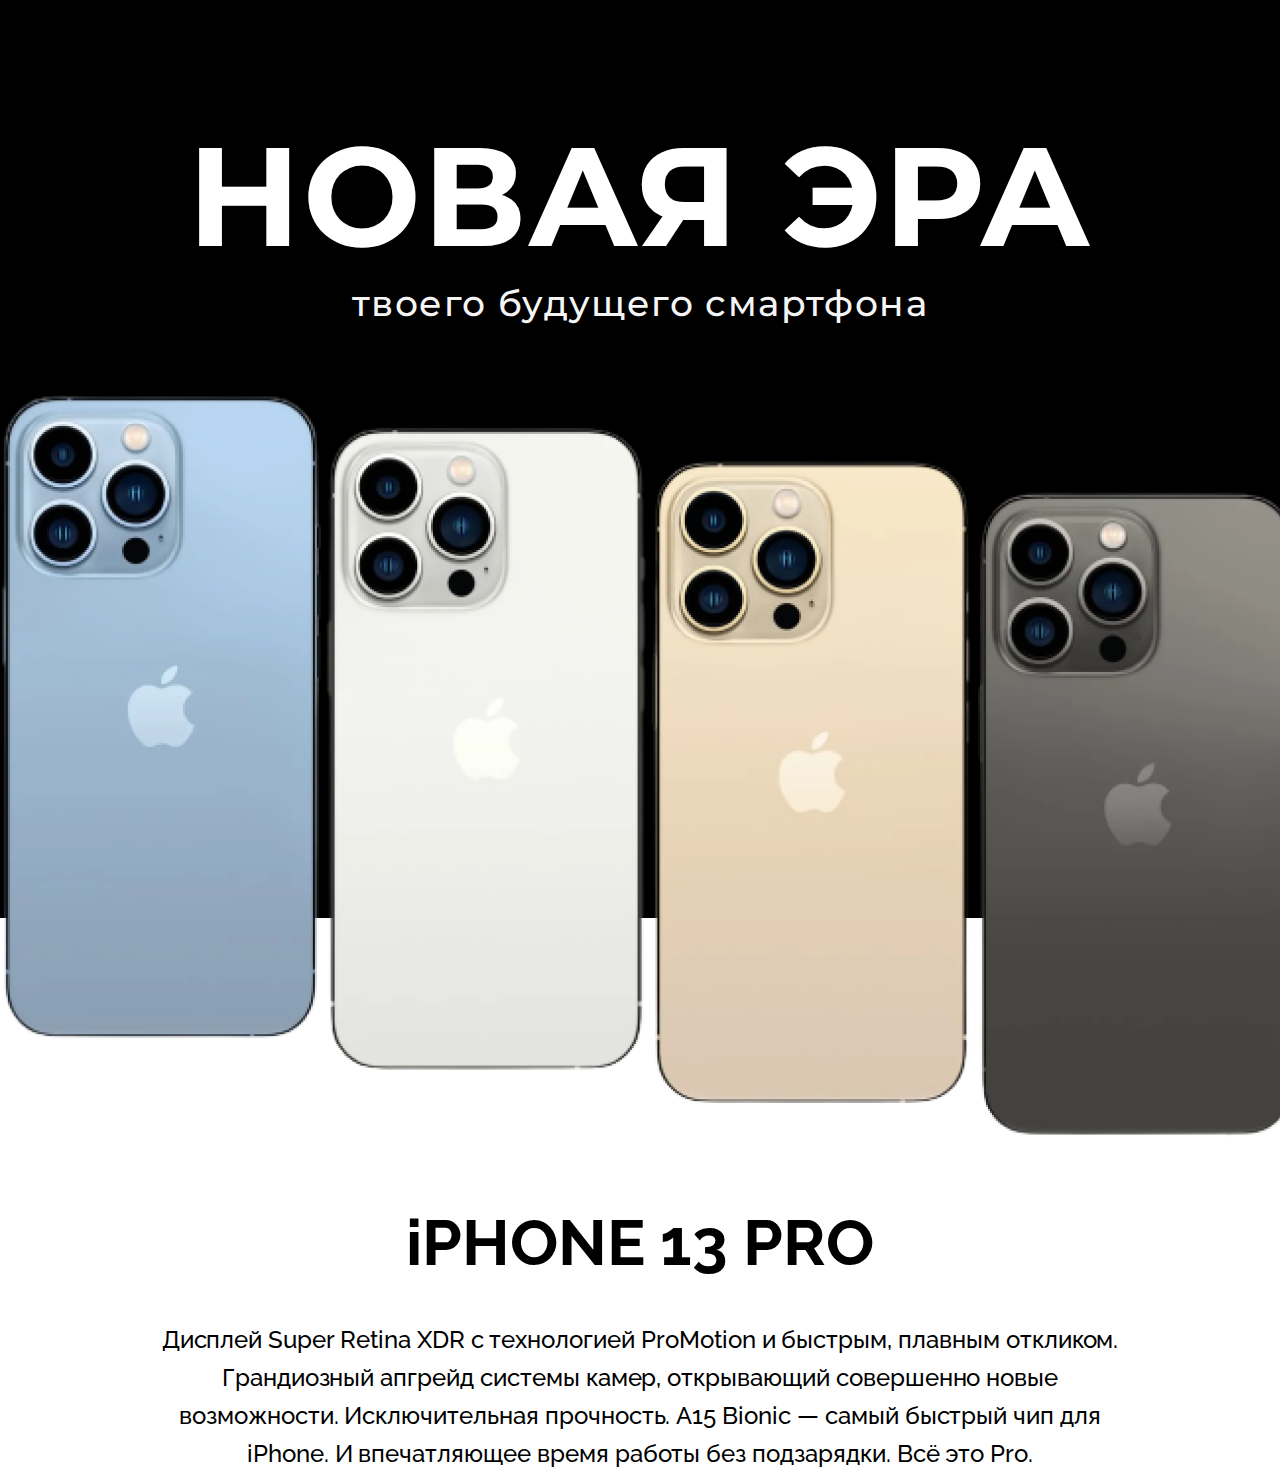
<file: index.html>
<!DOCTYPE html>
<html lang="ru">
  <head>
    <title>IPHONE</title>
    <meta http-equiv="Content-type" content="text/html;charset = UTF-8" />
    <meta name="viewport" content="width=device-width, initial-scale=1.0" />
    <!--Подключаем Шрифт Raleway-->
    <link rel="preconnect" href="https://fonts.googleapis.com" />
    <link rel="preconnect" href="https://fonts.gstatic.com" crossorigin />
    <link
      href="https://fonts.googleapis.com/css2?family=Raleway:wght@500;700;900&display=swap"
      rel="stylesheet"
    />
    <!--Подключаем Шрифт Montserrat-->
    <link rel="preconnect" href="https://fonts.googleapis.com" />
    <link rel="preconnect" href="https://fonts.gstatic.com" crossorigin />
    <link
      href="https://fonts.googleapis.com/css2?family=Montserrat:wght@400;600;700&display=swap"
      rel="stylesheet"
    />
    <!--Подключаем Шрифт Poppins-->
    <link rel="preconnect" href="https://fonts.googleapis.com" />
    <link rel="preconnect" href="https://fonts.gstatic.com" crossorigin />
    <link
      href="https://fonts.googleapis.com/css2?family=Poppins:wght@400;600&display=swap"
      rel="stylesheet"
    />
    <link rel="stylesheet" href="./css/style.css" />
  </head>

  <body>
    <header class="header">
  <div class="container">
    <h2>Новая эра</h2>
    <p>твоего будущего смартфона</p>
    <img src="./img/header-bg(iphones).png" alt="Айфоны разных цветов" />
  </div>
</header>

    <main>
      <div class="container">
        <div class="hero-block">
          <h1 class="hero-block__title">iPHONE 13 PRO</h1>
          <p class="hero-block__text">
            Дисплей Super Retina XDR с технологией ProMotion и быстрым, плавным
            откликом. Грандиозный апгрейд системы камер, открывающий совершенно
            новые возможности. Исключительная прочность. A15 Bionic — самый
            быстрый чип для iPhone. И впечатляющее время работы без подзарядки.
            Всё это Pro.
          </p>
        </div>
      </div>
    </main>
    <footer class="footer">
  
</footer>

  </body>
</html>
</file>
<file: css/style.css>
* {
  padding: 0;
  margin: 0;
  border: 0; }

*,
*::before,
*::after {
  -moz-box-sizing: border-box;
  -webkit-box-sizing: border-box;
  box-sizing: border-box; }

:focus,
:active {
  outline: none; }

a:focus,
a:active {
  outline: none; }

nav,
footer,
header,
aside {
  display: block; }

html,
body {
  height: 100%;
  width: 100%;
  font-size: 100%;
  line-height: 100%;
  font-size: 14px;
  -ms-text-size-adjust: 100%;
  -moz-text-size-adjust: 100%;
  -webkit-text-size-adjust: 100%; }

input,
button,
textarea {
  font-family: inherit; }

input::-ms-clear {
  display: none; }

button {
  cursor: pointer; }

button::-moz-focus-inner {
  padding: 0;
  border: 0; }

a,
a:visited {
  text-decoration: none; }

a:hover {
  text-decoration: none; }

ul li {
  list-style: none; }

img {
  vertical-align: top; }

h1,
h2,
h3,
h4,
h5,
h6 {
  font-weight: 400;
  font-family: inherit; }

html {
  scroll-behavior: smooth; }

body {
  width: 100%;
  padding-top: 110px;
  padding-bottom: 68px;
  font-family: "Raleway", sans-serif;
  background-color: #000000; }

.container {
  max-width: 1330px;
  margin: 0 auto; }

.header {
  font-family: "Montserrat", sans-serif;
  text-align: center;
  letter-spacing: 0.1em; }
  .header h2 {
    font-size: 140px;
    font-weight: 700;
    line-height: 171px;
    color: #FFFFFF;
    text-transform: uppercase; }
  .header p {
    margin-bottom: 70px;
    font-size: 36px;
    font-weight: 500;
    line-height: 44px;
    color: #f5f5f5; }
  .header img {
    min-width: 1299px;
    height: 743px; }

main {
  background-color: #fff;
  margin-top: -220px;
  padding-top: 287px; }
  main .hero-block {
    width: 971px;
    margin: 0 auto;
    text-align: center;
    letter-spacing: -0.003em; }
    main .hero-block__title {
      margin-bottom: 41px;
      font-size: 64px;
      font-weight: 700;
      line-height: 75px; }
    main .hero-block__text {
      font-size: 24px;
      font-weight: 500;
      line-height: 38px; }
</file>
